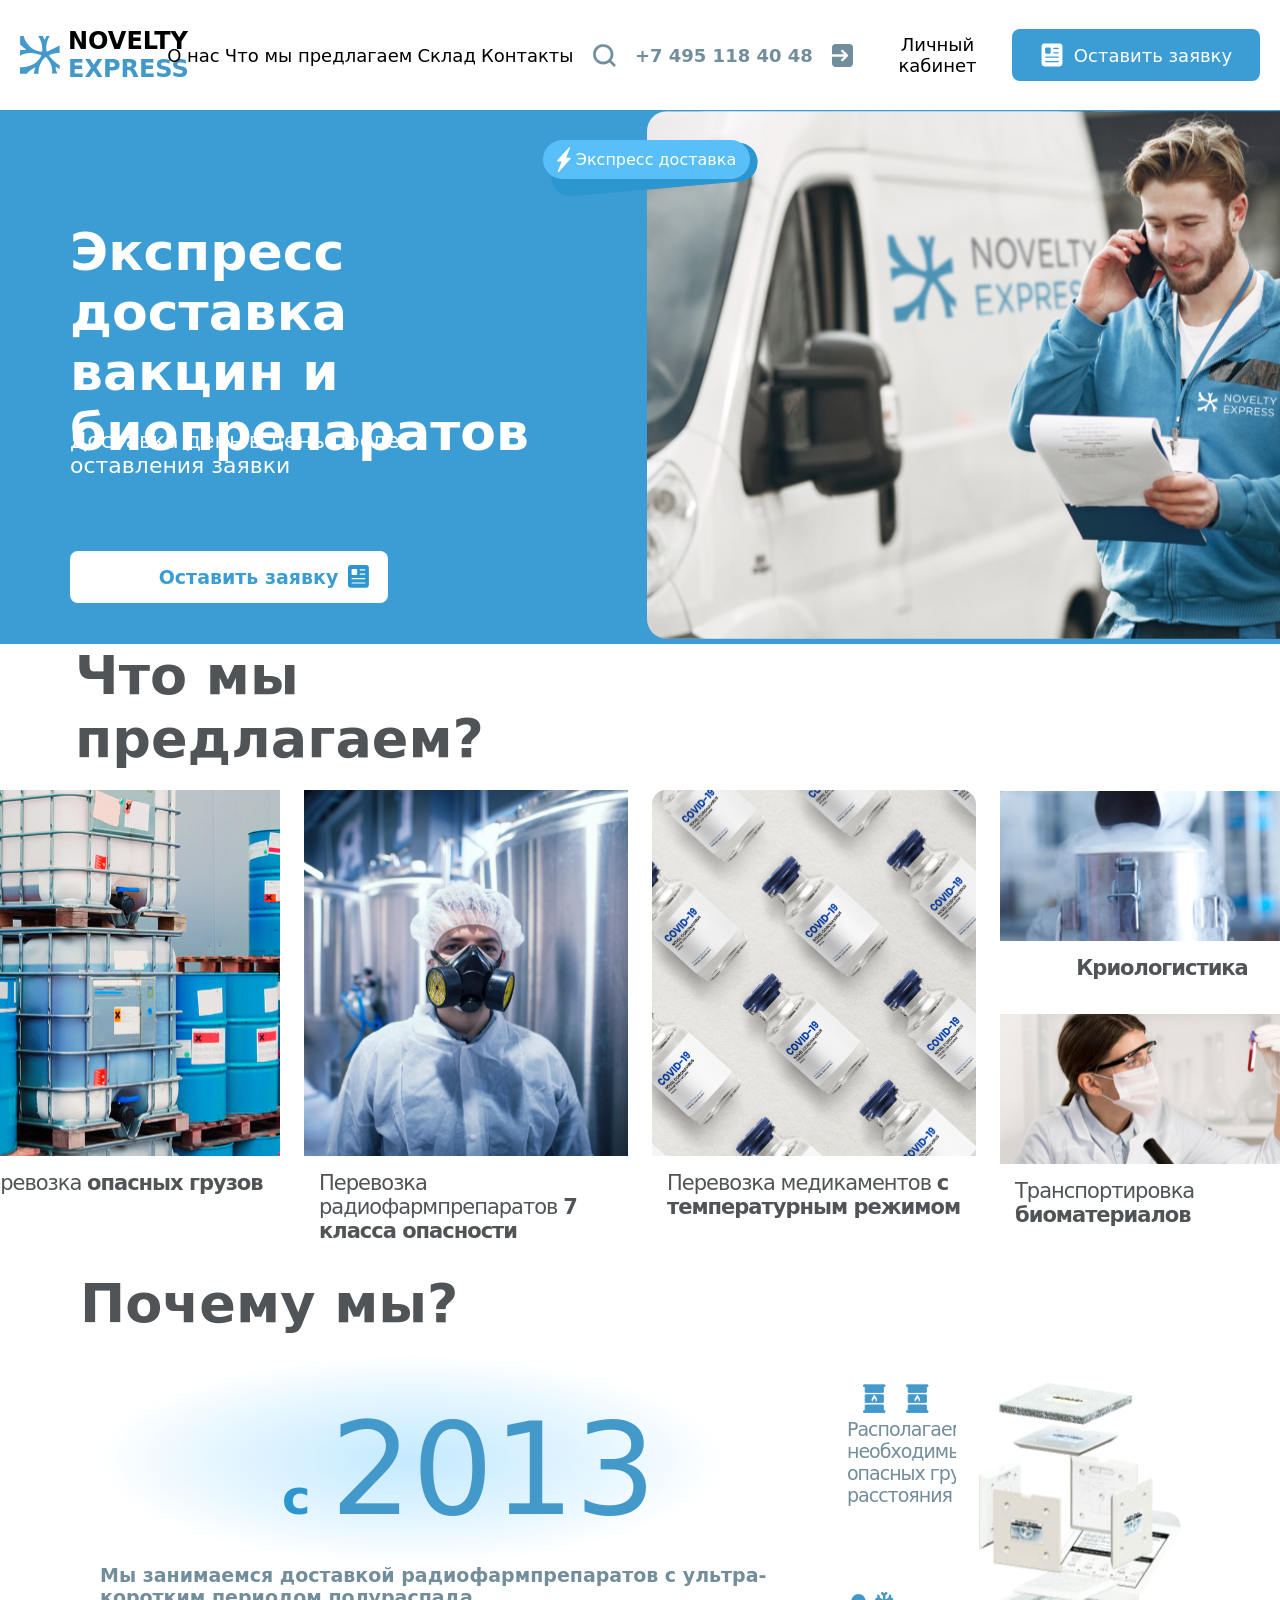
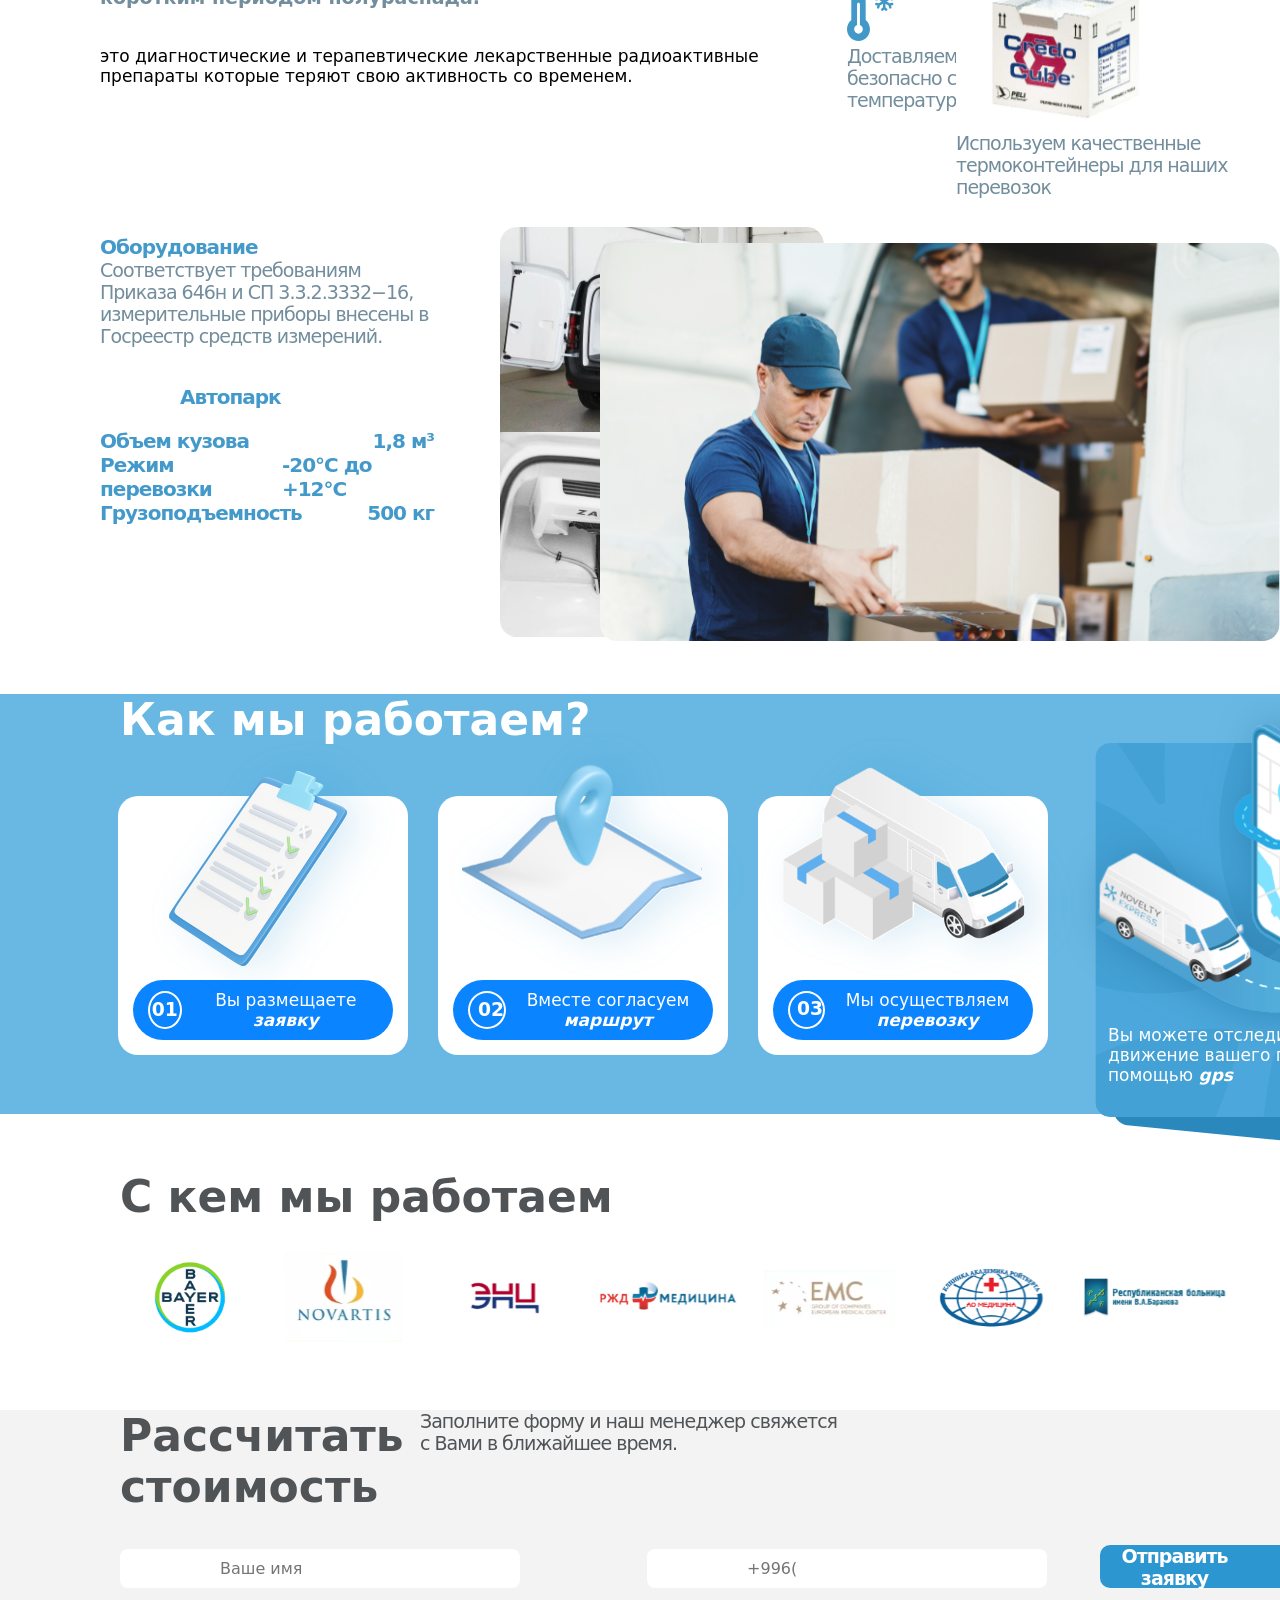
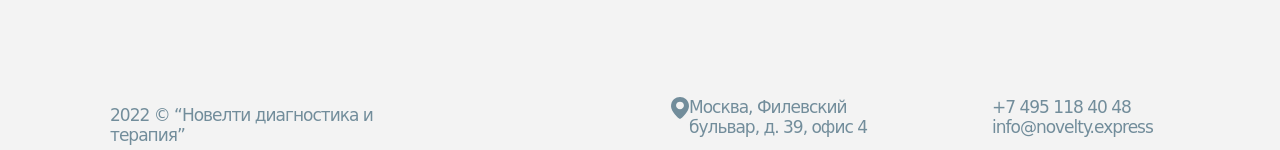
<file: index.html>
<!DOCTYPE html>
<html lang="en">
<head>
    <meta charset="UTF-8">
    <meta name="viewport" content="width=device-width, initial-scale=1.0">
    <title>Figma</title>
    <link rel="stylesheet" href="style.css">
</head>
<body>
    <header>
        <div class="logo">
            <img src="./image/logo.svg" alt="">
            <h1>Novelty <span>Express</span></h1>
        </div>
        <nav>
            <a href="">О наc</a>
            <a href="">Что мы предлагаем</a>
            <a href="">Склад</a>
            <a href="./фигма2/index.html">Контакты</a>
        </nav>
        <img class="search" src="./image/search.svg" alt="">
        <span class="tel">+7 495 118 40 48</span>
        <div class="head-btn">
            <button class="cabinet">
                <img src="./image/kabinet.svg" alt="">
                Личный кабинет</button>
            <button class="zayavka">
                <img src="./image/zayavka.svg" alt="">
                Оставить заявку</button>
        </div>
    </header>
    <main class="container">
    <section class="glav">
        <div>
  <div class="banner">
        <h1>Экспресс <span>доставка</span> вакцин и биопрепаратов</h1>
        <p>Доставка день в день после оставления заявки</p>

    </div>
    <div class="zayav-btn">
        <button class="zayav-btn">
            <p>Оставить заявку</p>
        <img src="./image/zayav.svg" alt="">
        </button>
    </div>
        </div>
    
     <div class="express">
    <img class="man" src="./image/man.svg" alt="">
 
      <div class="position">
        <div class="knopka">
                 <img class="groza" src="./image/groza.svg" alt="">
                <p>Экспресс доставка</p>
                </div>
                <div class="knopka2"></div>   
      </div>
    
        </div>
        </section>
    </main>

    <section class="services">
        <h2>Что мы <br>предлагаем?</h2>
        <div class="cards-container">
        <div class="card">
            <img src="./image/card1.svg" alt="">
            <h3>Перевозка <span>опасных грузов</span></h3>
        </div>
        <div class="card">
            <img src="./image/card2.svg" alt="">
            <h3>Перевозка радиофармпрепаратов <span>7 класса опасности</span></h3>
        </div>
        <div class="card">
            <img src="./image/card3.svg" alt="">
            <h3>Перевозка медикаментов <span>с температурным режимом </span></h3>
        </div>
        <div class="card">
            <img src="./image/card4.svg" alt="">
            <h3><span>Криологистика</span></h3>

        </div>
        <div class="card">
            <img src="./image/card5.svg" alt="">
            <h3>Транспортировка <span>биоматериалов</span></h3>
        </div>
        </div>
        </div>
 </section>
    <section class="girds">
        <div class="containers">
            <h2>Почему мы?</h2>

            <div class="content-grid">
                <div class="text-side">
                    <div class="year-block">
                        <span class="s">c <span class="year">2013</span></span> 
                     
                    </div>
                    

                    <img src="./image/fon.svg" alt="">
                </div>
                <p>Мы занимаемся доставкой радиофармпрепаратов с ультра-коротким периодом полураспада. </p>
                <br>
                <br>
                <h3>это диагностические и терапевтические лекарственные радиоактивные препараты которые теряют свою активность со временем.</h3>
            </div>
            <div class="opasn">
                <img src="./image/opasny.svg" alt="">
                <img class="photo" src="./image/opasny.svg" alt="">
                <p>Располагаем всем необходимым для перевозки опасных грузов на любые расстояния</p>
            </div>
            <div class="temp">
                <img src="./image/temp.svg" alt="">
                <img class="snezh" src="./image/temp1.svg" alt="">
                <p>Доставляем быстро <img src="./image/groz.svg" alt=""> и безопасно с соблюдением температурного режима</p>
            </div>
            <div class="term">
                <img src="./image/pch.svg" alt="">
                <p>Используем качественные термоконтейнеры для наших перевозок</p>
            </div>


            <div class="container-bottom">
  <div class="autopark">
                <span>Оборудование</span>
                <p>Соответствует требованиям Приказа 646н и СП 3.3.2.3332−16, измерительные приборы внесены в Госреестр средств измерений.</p>
              <br>
              <br>
           <h2>Автопарк</h2>
  
               <div class="auto-info">
              <div class="auto-card">
      <span class="text">Объем кузова</span>
      <span class="right-text">1,8 м³</span>
    </div>
    
    <div class="auto-card">
      <span class="text">Режим перевозки</span>
      <span class="right-text">-20°C до +12°C</span>
    </div>
    <div class="auto-card">
      <span class="text">Грузоподъемность</span>
      <span class="right-text">500 кг</span>
    </div>
  </div>
</div>
<div class="aut">
<div class="auto-card">
        <img src="./image/auto.svg" alt="">
    </div>
    <div class="auto-card">
        <img src="./image/auto1.svg" alt="">
    </div>
</div>
<div class="bye">
 <div class="auto-card">
        <img src="./image/mans.svg" alt="">
    </div>
</div>
   
            </div>
          
            </div>
        </div>
    </section>
    <br>
    <br>
    <br>
    <section class="blue-container">
       <h2>Как мы работаем?</h2>
        <div class="blue"> 
        <div class="cards">
        <div class="card1">
            <img class="cr1" src="./image/zet.svg" alt="">
            <div class="back">
                <div class="rpp">
               <h3>01</h3>
                </div>
            <p>Вы размещаете <span>заявку</span></p>
            </div>
        </div>
        <div class="card1">
            <img class="cr2" src="./image/zet2.svg" alt="">
            <div class="back">
            <div class="rpp1">
              <h3>02</h3>  
            </div>
            <p>Вместе согласуем <span>маршрут</span></p>
        </div>    
            </div>
        <div class="card1">
            <img class="cr3" src="./image/zet3.svg" alt="">
            <div class="back">
               <div class="rpp2">
               <h3>03</h3> 
            </div>
            <p>Мы осуществляем <span>перевозку</span></p>
        </div>
            </div>
        </div>     

       <div class="card4">
         <img class="art1" src="./image/art2.svg" alt="">
         <img class="art2" src="./image/art.svg" alt="">
        <img class="art3" src="./image/zet4.svg" alt="">
        <p>Вы можете отследить движение вашего груза с помощью <span>gps</span></p>
       </div>
        </div>

    </section>
    <br>
    <br>
    <br>
    <div class="partnery">
        <h2>C кем мы работаем</h2>
        <div class="car">
            <img src="./image/part.svg" alt="">
            <img src="./image/part2.svg" alt="">
            <img src="./image/part3.svg" alt="">
            <img src="./image/part4.svg" alt="">
            <img src="./image/part5.svg" alt="">
            <img src="./image/part6.svg" alt="">
            <img src="./image/part7.svg" alt="">
            <img src="./image/part8.svg" alt="">
        </div>
    </div>
    <br>
    <br>
    <div class="posledniy">
        <h1>Рассчитать <br> стоимость</h1>
        <p class="zs">Заполните форму и наш менеджер свяжется с Вами в ближайшее время.</p>
        <br>
        <br>
        <br>
        <br>
        <br>
        <div class="inputs">
            <input class="in1" type="text" placeholder="Ваше имя">
            <input class="in2" type="tel" placeholder="+996(">
        <button class="btnss">
             <p class="zv">Отправить заявку</p>
             <img class="sr" src="./image/posled.svg" alt="">
        </button>
        </div>
        
    
    <br> 
    <br>
    <br>
    <footer>
        <div class="container-footer">
            <p>2022 © “Новелти диагностика и терапия”</p>
        </div>
        <div class="footer2">
            <img class="ft" src="./image/lupa.svg" alt="">
            <p>Москва, Филевский бульвар, д. 39, офис 4</p>
        </div>
        <div class="kont">
            <p>+7 495 118 40 48 </p>
            <span>info@novelty.express</span>

        </div>
        <div class="chat">
            <img src="./image/chat.svg" alt="">
        </div>
      </div>  
    </footer>
</body>
</html>
</file>
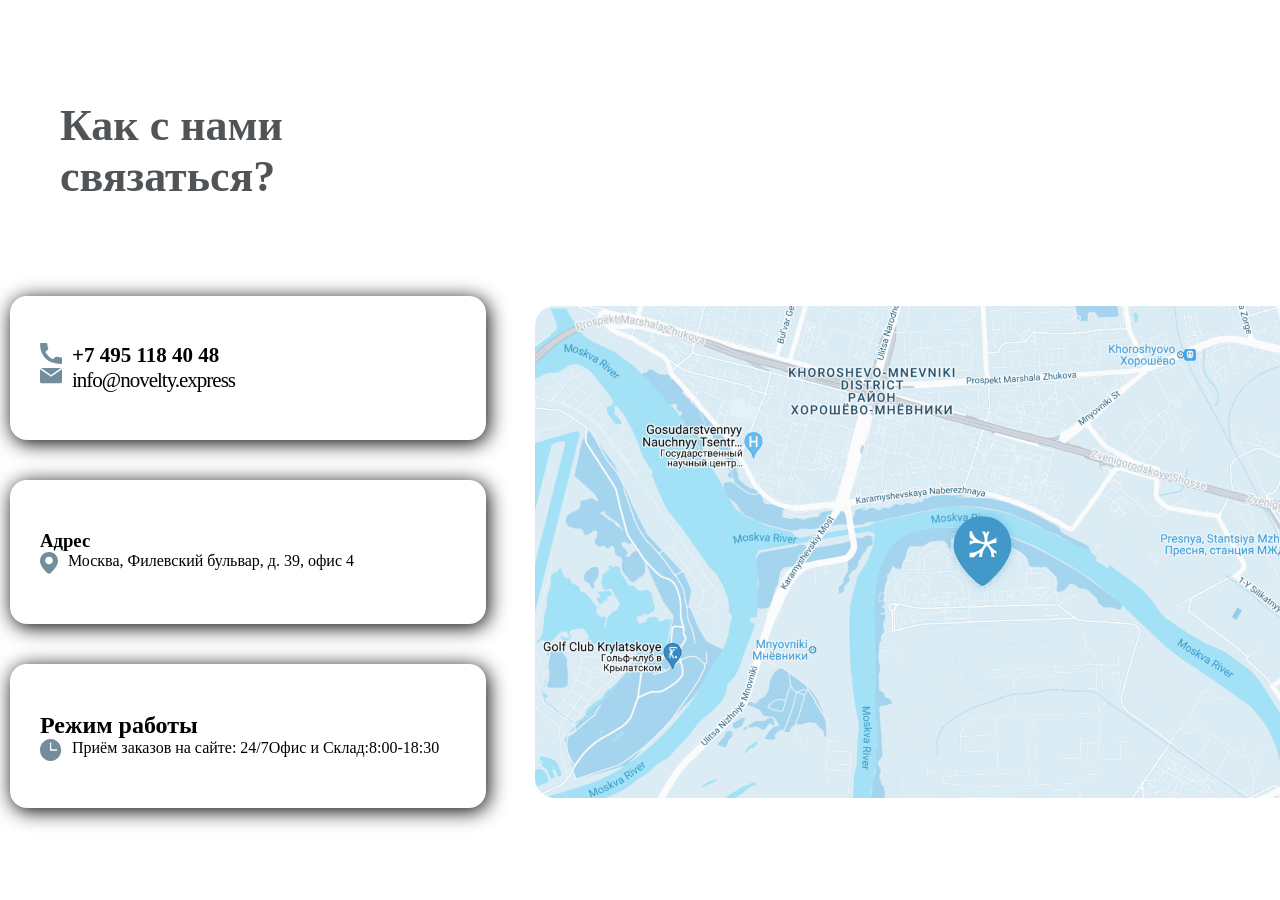
<file: фигма2/index.html>
<!DOCTYPE html>
<html lang="en">
<head>
    <meta charset="UTF-8">
    <meta name="viewport" content="width=device-width, initial-scale=1.0">
    <title>фигма2</title>
    <link rel="stylesheet" href="style.css">
</head>
<body>
    <div class="container"> 
         <h2 class="zagl">Как с нами 
                <br>
                связаться?</h2>
        <div class="cards">

                <div class="cnt">
 <div class="card">
                <div class="tel1">
                    <img class="tel" src="./image/tel.svg" alt="">
                    <p class="p1">+7 495 118 40 48 </p>

                </div>
                <div class="tel1">
                    <img class="mail" src="./image/massage.svg" alt="">
                    <p class="p2">info@novelty.express</p>

                </div>
            </div>

            <div class="card">
                <h3>Адрес</h3>
                <div class="tel1">
                    <img src="./image/mest.svg" alt="">
                    <p>Москва, Филевский бульвар, д. 39, офис 4 </p>

                </div>
            </div>
            <div class=" card">
                <h2>Режим работы</h2>
                <div class="tel1">
                    <img src="./image/time.svg" alt="">
                    <p>Приём заказов на сайте: <span>24/7</span>Офис и Склад:<span>8:00-18:30</span></p>
                    
                </div>
            </div>
                </div>
           
            <div class="images">
                <img class="perv" src="./image/cart.svg" alt="">
                <img class="vtr" src="./image/lup.svg" alt="">
            </div>
        </div>
    </div>
</body>
</html>
</file>
<file: style.css>
@import url('https://fonts.googleapis.com/css2?family=Montserrat:ital,wght@0,100..900;1,100..900&display=swap');

*{
    margin: 0;
    padding: 0;
    box-sizing: border-box;
    font-family: system-ui, -apple-system, BlinkMacSystemFont, 'Segoe UI', Roboto, Oxygen, Ubuntu, Cantarell, 'Open Sans', 'Helvetica Neue', sans-serif;
}
header{
    width: 1240px;
    height: 110px;
    display: flex;
    align-items: center;
    justify-content: space-between;
    margin: 0 auto;

}
.logo img{
    width: 40px;
    height: 38px;
}
.logo h1{
    text-transform: uppercase;
    font-size: 24px;
    width: 80px;
}
.logo h1 span{
    color: #4298C8;

}
header a{
    font-size: 18px;
    font-weight: 500;
    color: black;
    text-decoration: none;
}
.tel{
    font-size: 18px;
    font-weight: 600;
    letter-spacing: -3%;
    color: #728D9B;
}
.head-btn button{

    font-size: 18px;
    font-weight: 500;
    letter-spacing: -3%;
    display: flex;
    justify-content: center;
    align-items: center;
    gap: 10px;
    border: none;
    cursor: pointer;

}
.cabinet{
    background-color: white;
    width: 180px;
    height: 25px;
}
.zayavka{
    width: 248px;
    height: 52px;
    border-radius: 8px;
    background-color: #3B9DD3;
    color: white;
}
.search{
    width: 23px;
    height: 23px;
}
.head-btn{
    display: flex;
    align-items: center;
}
.logo{
    display: flex;
    align-items: center;
    gap: 8px;
    width: 1,728px;
    height: 728px;
}
.glav{ 
    /* border: 2px solid blue; */
    background-color: #3B9DD3;
    display: flex;
    align-items: center;
    gap: 8px;
    position: relative;

}
.banner{
    margin: 70px;
}
.zayav-btn{
    margin-left: 70px;
}
.banner h1{
    width: 499px;
    height: 181px;
    font-size: 52px;
    font-weight: 600;
    letter-spacing: -1,5%;
    color: #FFFFFF;
}
.banner h1 span{
    font-style: montserrat;
    color: #FFFFFF;
}
.banner p{
    width: 441px;
    height: 53px;
    font-size: 22px;
    font-weight: 400;
    color: #FFFFFF;
    margin-top: 25px;
}
.man{
    width: 830px;
    height: 530px;
}
.zayav-btn{
    width: 248px;
    height: 52px;
    border-radius: 8px;
    background-color: white;
    color:  #3B9DD3;

}
.zayav-btn p{
    font-weight: 600;
    font-size: 19px;
    color: #3B9DD3;
}
.zayav-btn  button{
    color: #FFFFFF;
    font-size: 18px;
    font-weight: 500;
    letter-spacing: -3%;
    display: flex;
    justify-content: center;
    align-items: center;
    gap: 10px;
    border: none;
    cursor: pointer;
}
.groza-btn{
    border-radius: 10px;
    display: flex;
    align-items: center;

}
.groza-btn .groza {
    color: #3B9DD3;
    width: 13,77px;
    height: 25,28px; 
 }
.knopka {
    width: 207px;
    height: 39px;
    background-color: #58BFF8;
    color: white;
    border-radius: 75px;
    display: flex;
    justify-content: center;
    align-items: center;
    gap: 5px;
    
    position: absolute;
    z-index: 10;
    right: 0;


}
.knopka2{
    width: 207px;
    height: 39px;
    background-color: #2C96D0;
    border-radius: 75px;

    position: absolute;
    top: 10px;
    transform: rotate(-5deg);
    right: -8px;

}
.position{
    position: absolute;
    top: 30px;
    right: 530px;

}
.services{
    /* position: absolute; */
    display: flex;
    flex-direction: column;

    align-items: center;
    width: 1,400px;
    height: 628px; 
}

.services h2{
    font-size: 54px;
    font-weight: 700;
    margin-bottom: 40px;
    width: 100%;
    text-align: left;
    margin-bottom: 20px;
    color: #505457;
    margin-right: -150px;

} 
.cards-container{
    /* border: 2px solid red; */
     /* width: 1400px;
     height: 500px; */
     display: grid;
     /* grid-template-columns: repeat(3,324px); */
     grid-auto-rows: auto;
     gap: 24px;
     margin: 0,auto;
     flex-direction: column;
     align-items: center;
    
}
.card {
    /* border: 2px solid blue; */
     width: 324px;
     height: 500px;
     border-radius: 17px;
     /* overflow: hidden; */

     display: flex;
     flex-direction: column;
     align-items: center;
}
.card:nth-child(4){
    grid-column: 4;
    grid-row: 1;
    height: 238px;
    border-radius: 17px;
    /* margin-top: -160px;  */

    transition: transform 0.3s ease;

}
 .card:nth-child(4){ 
    transform: translateY(-130px); 
} 
.card:nth-child(5){
    grid-column: 4;
    grid-row: 2;
    height: 238px;
    border-radius: 17px;
    transition: transform 0.3s ease;


}
.card:nth-child(5){
    transform: translateY(-300px);
}
.card img{
    width: 100%;
    height: 366px;
    object-fit: cover;
}
.card:nth-child(4) img{
    height: 150px;
    object-fit: cover;
}
.card:nth-child(5) img{
    height: 150px;
    object-fit: cover;
}
.card h3{
    font-size: 21px;
    font-weight: 500;
    color: #505457;
    letter-spacing: -1px;
    padding: 15px;
    margin: 0;

}
.services h3 span{
    font-weight: 700;
    font-size: 21px;
    color: #505457;
}

.girds{
    box-sizing: border-box;
    margin: 0;
    padding: 0;
}
.girds h2{
    font-size: 54px;
    font-weight: 700;
    margin-bottom: 40px;
    width: 100%;
    text-align: left;
    margin-bottom: 20px;
    color: #505457;
    margin-left: 80px;

}
.content-grid{
    width: 682px;
    height: 400px;
    border-radius: 17px;
    margin-left: 100px;
    position: relative;
} 
.content-grid p{
    font-size: 19px;
    font-weight: 600;
    color: #728D9B;
    font-family: system-ui, -apple-system, BlinkMacSystemFont, 'Segoe UI', Roboto, Oxygen, Ubuntu, Cantarell, 'Open Sans', 'Helvetica Neue', sans-serif;

}
.content-grid h3{
    font-size: 17px;
    font-weight: 300;
}
.text-side .s{
    font-size: 48px;
    font-weight: 600;
    margin-left: 12px;


    display: flex;
    align-items: center;
    color: #2C96D0;
}
.text-side .year{
    font-size: 128px;
    font-weight: 500;
    color: #439ACA;
    padding-bottom: 55px;
    padding-left: 20px;
}
.text-side img{
    display: flex;
    align-items: center;
    

}
.opasn{
    
    width: 323px;
    height: 194px;
    border-radius: 17px;
    margin-left: 827px;
    top: 92px;
    padding: 20px;
    position: absolute;


}
.opasn img{
    width: 23px;
    height: 30px;
    top: 168px;
    margin-left: 16px;
    color: #439ACA;
}
.opasn .photo{
    width: 23px;
    height: 30px;
    top: 168px;
    margin-left: 15px;
    color: #439ACA;
}
.opasn p{
    font-size: 19px;
    font-weight: 500;
    letter-spacing: -1px;
    color: #728D9B;
}
.year-block{
    position: absolute;
    top: 40px;
    left: 170px;

}
.temp{
     width: 323px;
    height: 194px;
    border-radius: 17px;
    margin-left: 827px;
    top: 300px;
    padding: 20px;
    position: absolute;
    
}
.temp p{
    font-size: 19px;
    font-weight: 500;
    letter-spacing: -1px;
    color: #728D9B;
}
.temp .snezh{
    margin-bottom: 30px;

}
.term{
    width: 324px;
    height: 401px;
    border-radius: 17px;
    background-color: white;
    position: absolute;
    top: 92px;
    right: 0;
    
}
.term img{
    width: 250px;
    height: 364px;

}
.term p{
    font-size: 19px;
    font-weight: 500;
    letter-spacing: -1px;
    color: #728D9B;
}

.containers{
    position: relative;
   

}
.autopark{
    width: 334px;
    height: 402px;
    border-radius: 17px;
    background-color: white;
   margin-left: 100px;

}
.autopark span{
    font-size: 20px;
    font-weight: 700;
    letter-spacing: -1px;
    color: #439ACA;

}
.autopark p{
    font-size: 19px;
    font-weight: 400;
    letter-spacing: -1px;
    color: #728D9B;
}
.autopark h2{
    font-size: 20px;
    font-weight: 700;
    letter-spacing: -1px;
    color: #439ACA;
}
.auto-card{
    
    display: flex;
    justify-content: space-between;
    align-items: center;
}
.aut{
    width: 324px;
    height: 410px;
    position: absolute;
    bottom: 0;
    left:500px;
}
.aut img{
    width: 324px;
    height: 205px;

}
.bye{
    width: 680px;
    height: 400px;
    position: absolute;
    bottom: 0;
    right: 0;
}
.bye img{
    width: 100%;
    height: 410px;
}
.container-bottom{
    margin-top: 80px;
    /* padding: 0 60px; */
}
.blue-container{
    box-sizing: border-box;
    height: 400px;
    margin: 0;
    padding: 0;
    /* width: 1900px; */
    background:#68B8E3;
    height: 420px;
    
    /* background: #2C96D0; */
   
}
.blue-container h2{
    font-size: 44px;
    font-weight: 700;
    margin-bottom: 30px;
    width: 100%;
    text-align: left;
    left: 170px;
    color: white;
    margin-left: 120px;


   
}
.blue{
    position: relative;
    display: grid;
    grid-template-columns: repeat(4,1fr);
    gap: 20px;
    margin-left: 118px;
}
.card1:hover{
      transform:translateY(-12px);
    box-shadow:0 25px 60px rgba(27, 114, 186, 0.15);
}
.card4:hover{
    transform:translateY(-12px);
    box-shadow:0 25px 60px rgba(27, 114, 186, 0.15);
}
.cards{
    display: flex;
    align-items: center;
    /* grid-template-columns: repeat(4,1fr); */
    gap: 30px;
    
}
.card1{
     width: 290px;
    height: 259px;
    /* border: 2px solid blue; */
    background: white;
    border-radius: 20px;
    text-align: center;
    position: relative;


    
}
.card1 img{
    /* width: 178px;  */
     /* height: 195px;  */
    margin-bottom: 20px;

    position: relative;
    z-index: 2;
    
}
.card1 .cr1{
    margin: -60px 27px;
    
}
.card1 .cr2{
    margin: -110px 0;
}
.card1 .cr3{
    margin: -110px 0;
}
/* .card1 h3{
    font-size: 18px;
        font-weight: 500px;
        letter-spacing: -3%;
        align-items: center;
        color: white;
} */
 .card1 p{
    font-size: 17px;
    font-weight: 400px;
    letter-spacing: -2%;
    color: white;
    
} 
.card1 span{
    font-size: 17px;
    font-weight: bold;
    font-style: italic;
}
     .back{
        border-radius: 45px;
        padding: 10px 15px;
        color: white;
        display: flex;
        gap: 12px;
        align-items: center;
        background: #0b84ff;
        position: absolute;
        bottom: 15px;
        left: 15px;
        right: 15px;
        z-index: 1;
        
    }
    .rpp{
        width: 38px;
        height: 38px;
        border-radius: 100%;
        border: 2px solid white;
        color: white;
        display: flex;
        justify-content: center;
        align-items: center;
        font-weight: bold; 
    }
    .rpp1{
        width: 50px;
        height: 38px;
        border-radius: 100%;
        border: 2px solid white;        
        /* margin-bottom: -13px; */
        display: flex;
        align-items: center;
        /* margin-left: 10px; */
    }
    .rpp1 h3{
        margin-left: 8px;
        display: flex;
        align-items: center;
    }
    .rpp2 h3{
        margin-left: 7px;
        margin-top: 5px;
        display: flex;
        align-items: center;
    }
    .rpp2{
        width: 50px;
        height: 38px;
        border-radius: 100%;
        border: 2px solid white;
        
    }
    .back p{
        margin: 0;

    }
    .back span{
        font-weight: bold;
    }
   .card4{
    /* border: 2px solid black; */
    /* background: #2C96D0; */
    /* width: 324px;
    height: 434px; */
    width: 300px;
    height: 300px;
    position: relative;
    /* margin-bottom: 100px; */
   }
   .card4 .art1{
    position: absolute;
    top: -32px;
    left: -20px;
    z-index: 1;
    /* margin-bottom: -70px; */
   }
   .card4.art2{
    position: absolute;
    top: 0  ;
    left: 0;
    z-index: 2;
  
   }
   .card4 .art3{
    position: absolute;
    /* margin-bottom: 10px; */
    top: -90px;
    left: -10px;
    z-index: 3;
   }
   .card4 img{
    height: 374px;
    width: 374px;
    
   }
   .card4 p{
    font-size: 17px;
    font-weight: 400;
    letter-spacing: -2%;
    color: white;
    position: absolute;
    z-index: 4;
    top: 250px;
    left: 40px;
    
   }
   .card4 span{
    font-weight: bold;
    font-style: italic;
   }
   .partnery{
    left: 139px;
    display: grid   ;
    /* grid-template-columns: auto; */
    padding: 0 120px;
   }
   .car{
    width: 1400PX;
    height: 150px;
   }
   .partnery h2{
    font-size: 44px;
    font-weight: 700;
    letter-spacing: -1,5px;
    /* margin-bottom: 40px;
    text-align: left;
    margin-bottom: 20px; */
    color: #505457;
    /* margin-left: 120px; */

   }
   .posledniy{
    box-sizing: border-box;
    height: 340px;
    /* display: grid; */
    background: #F3F3F3;
    /* grid-template-columns: repeat(4,1fr); */
   }
   .posledniy h1{
    font-size: 44px;
    font-weight: 700;
    letter-spacing: -1,5px;
    color: #505457;
    margin-left: 120px;
    /* margin: 0 120px; */
    /* margin-top: 30px; */
    /* display: flex;
    align-items: center;
    margin-bottom: 50px; */
   }
   .posledniy .zs{
    font-size: 19px;
    font-weight: 500;
    letter-spacing: -1px;
    color: #505457;
    width: 418px;
    height: 44px;
    margin:  0 420px;
    margin-top: -102px;
    
   }
   .posledniy .in1{
    padding: 10px 100px;
    /* border: 2px solid red ; */
    font-size: 16px;
    margin: 0 120px;
    border-radius: 8px;
    border: white;
}
.posledniy .in2{
    padding: 10px 100px;
    /* border: 2px solid red ; */
    font-size: 16px;
    margin: 0 2px;
    border-radius: 8px;
    border: white;
}
.posledniy button{
    width: 338px;
    height: 43px;
    border-radius: 10px;
    margin: 0 1100px;
    margin-top: -460px ;
    background: #2C96D0;
    display: flex;
    margin-top: -43px;
    border: white;


}
.posledniy .zv{
    font-size: 19px;
    font-weight: 600;
    letter-spacing: -1px;
    color: white;
    display: flex;
    align-items: center;
    margin-bottom: 3px;
    
    
   /* justify-content: center; */

}
.btnss:hover{
    transform:translateY(-2px);
    box-shadow:0 0 25px rgba(27, 114, 186, 0.15);
}
.posledniy .sr{
    width: 24px;
    height: 24px;
    margin-left: 167px;
    margin-top: 12px;
    /* padding: 0px 0; */
    /* border: 2px solid red; */
}

footer{
    width: 1804px;
    /* border: 2px solid red; */
    height: 80px;
    display: grid;
    grid-template-columns: repeat(4,1fr);
    
}
.container-footer{
    font-size: 17px;
    font-weight: 500;
    letter-spacing: -1px;
    color: #728D9B;
    margin-top: 60px;
    margin-left: 110px;
    /* right: -100px; */
}
.footer2{
    font-size: 17px;
    font-weight: 500;
    letter-spacing: -1px;
    color: #728D9B;
    margin-top: 52px;
    margin-left: 190px;
    display: flex;

}
.footer2 .ft{
    margin-left: 30px;
}
.kont{
     font-size: 17px;
    font-weight: 500;
    letter-spacing: -1px;
    color: #728D9B;
    margin-top: 52px;
    margin-left: 90px;
}
.chat{
    width: 70px;
    height: 70px;
    
}
.footer2 .ft{
    width: 18px;
    height: 22px;
}
@media(max-width: 425px){
    .glav{
    width: 425px;
    display: flex;
    flex-direction: column;

    }
    .glav div{
        width: 425px;

    }
    
}
</file>
<file: фигма2/style.css>
*{
    box-sizing: border-box;
    margin: 0;
    padding: 0;
}

.container .zagl{
    font-weight: 700;
    font-size: 44px;
    letter-spacing: -1,5px;
    margin-bottom: 100px;
    color: #505457;
    margin-top: 100px;
    margin-left: 60px;
}
.cards{
    /* width: 476px; */
    height: 500px;
    display: flex;
    gap: 39px;
    align-items: center;

}
.card{
    width: 476px;
    height: 144px;
    border-radius: 17px;
    box-shadow: 2px 3px 20px;
    margin: 40px 10px;
    display: flex;
    flex-direction: column;
    justify-content: center;
    align-items: start;
    padding: 30px;

}
.card .tel{
    width: 22px;
    height: 21px;

}
.card .p1{
    font-weight: 700;
    font-size: 21px ;
    letter-spacing: -1,5px;

}
.card .p2{
    font-size: 21px;
    font-weight: 500;
    letter-spacing: -1px;
}
.card .mail{
    width: 22px;
    height: 16px;
}
.images{
   width: 890px;
   height: 492px;
   position: relative;

}
.images .vtr{
    width: 75px;
    height: 91px;
    
   left: 410px;
   top: 200px;
    position: absolute;
    z-index: 2;

}
.tel1{
    display: flex;
    gap: 10px;
    align-items: flex-start;

}
</file>
